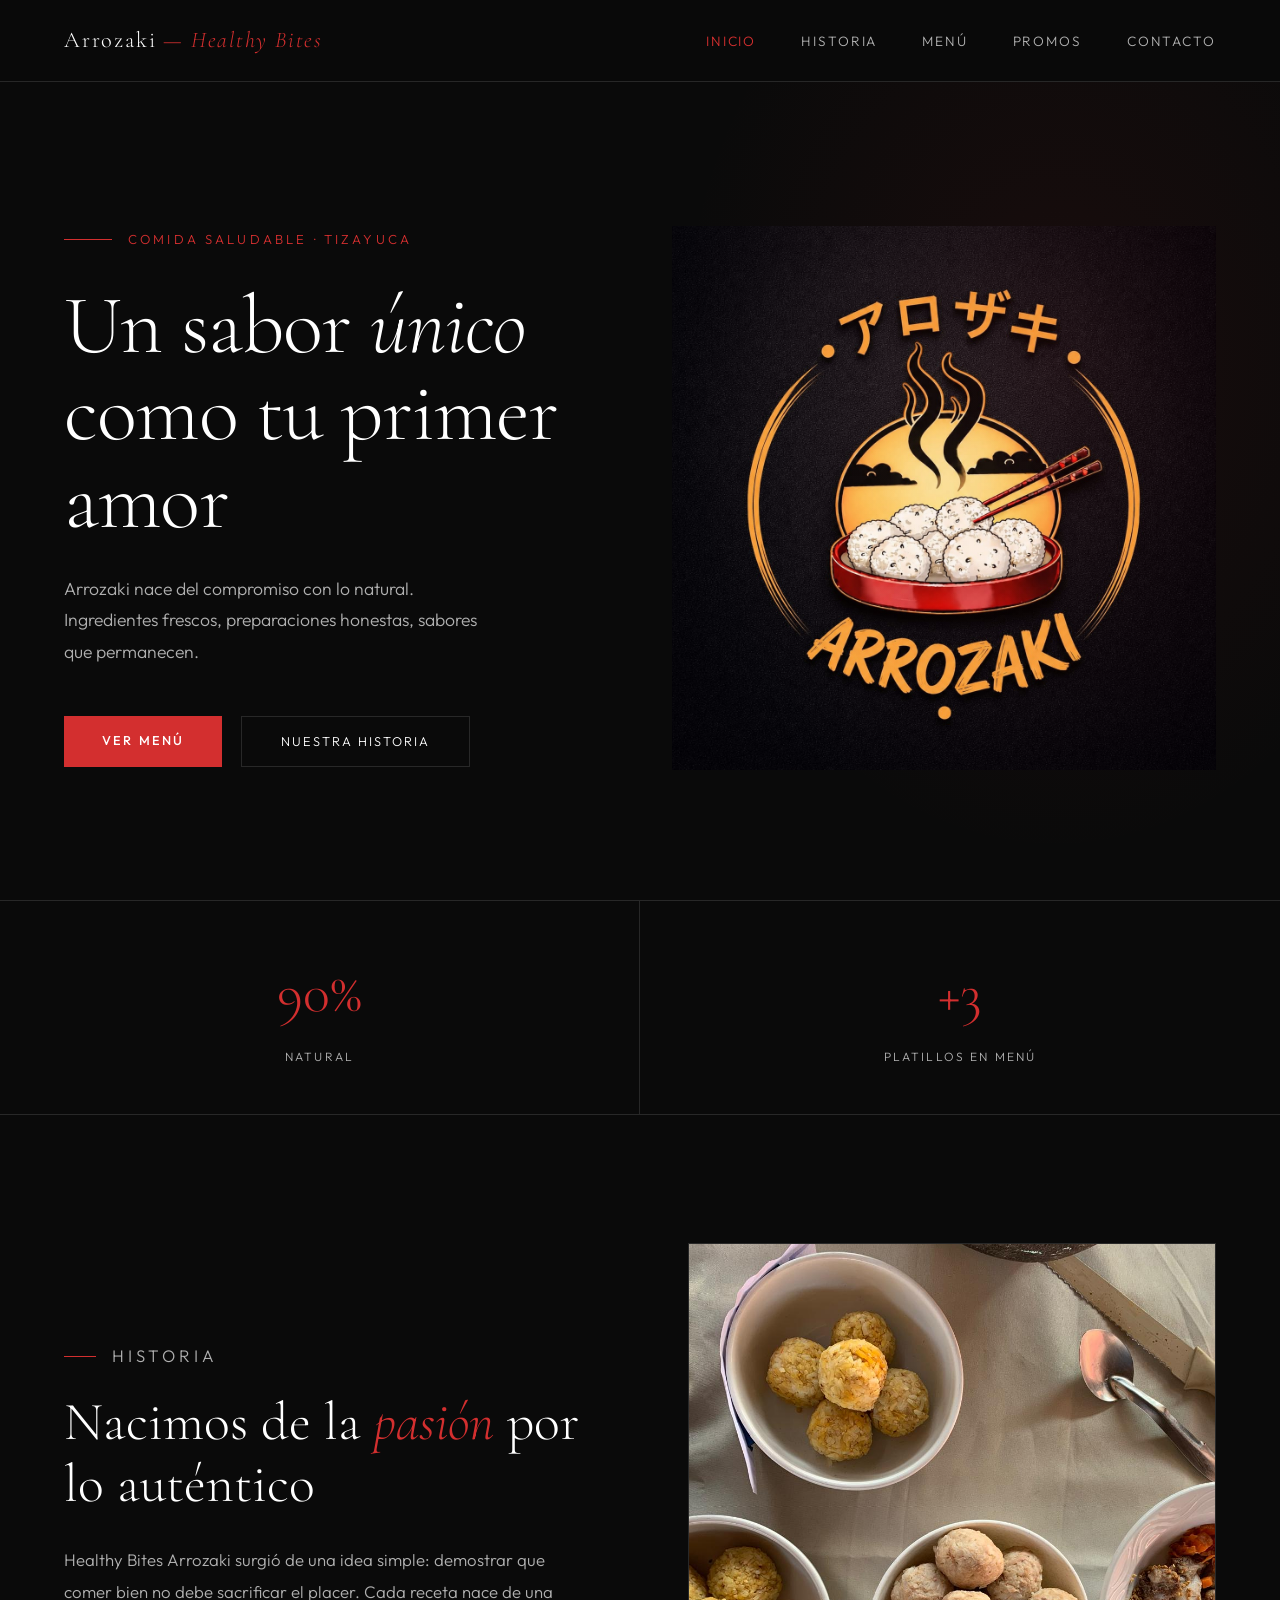
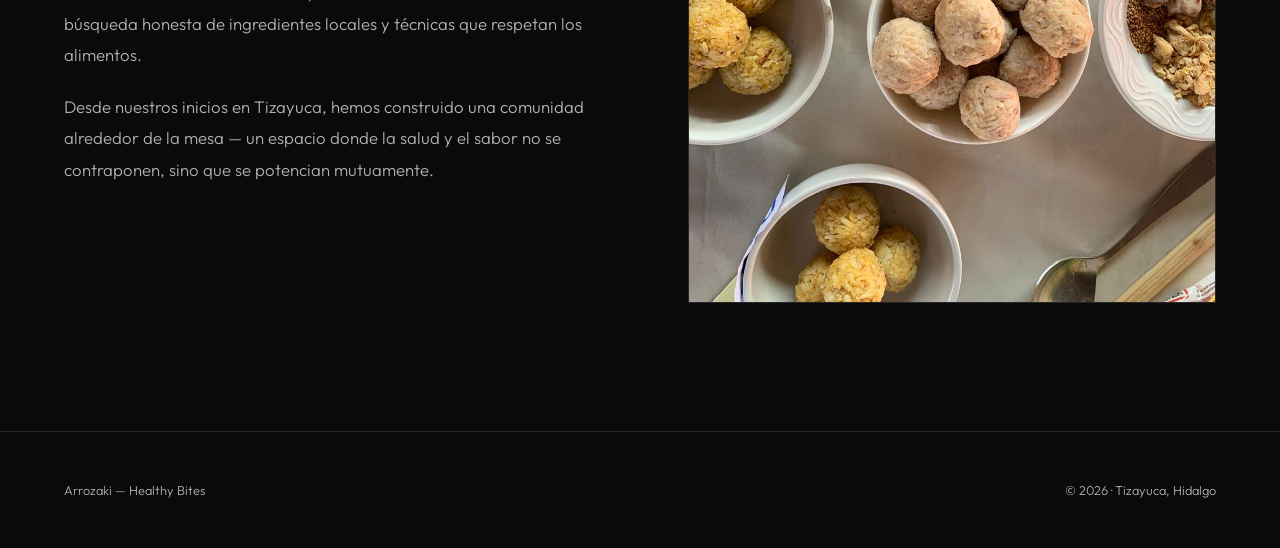
<file: index.html>
<!DOCTYPE html>
<html lang="es">
<head>
  <meta charset="UTF-8">
  <meta name="viewport" content="width=device-width, initial-scale=1.0">
  <link rel="icon" type="image/png" href="img/icon.png">
  <title>HEALTHY BITES — Arrozaki</title>
  <link rel="preconnect" href="https://fonts.googleapis.com">
  <link href="https://fonts.googleapis.com/css2?family=Cormorant+Garamond:ital,wght@0,300;0,400;1,300&family=Outfit:wght@300;400;500&display=swap" rel="stylesheet">
  <link rel="stylesheet" href="style.css">
</head>
<body>

<nav>
  <div class="logo">Arrozaki <span>— Healthy Bites</span></div>
  <button class="nav-toggle" aria-label="Menú" onclick="this.classList.toggle('open'); document.querySelector('nav ul').classList.toggle('open')">
    <span></span><span></span><span></span>
  </button>
  <ul>
    <li><a href="index.html" class="active">Inicio</a></li>
    <li><a href="historia.html">Historia</a></li>
    <li><a href="menu.html">Menú</a></li>
    <li><a href="promos.html">Promos</a></li>
    <li><a href="contacto.html">Contacto</a></li>
  </ul>
</nav>

<section class="hero">
  <div class="hero-content">
    <p class="hero-tag">Comida saludable · Tizayuca</p>
    <h1>Un sabor <em>único</em> como tu primer amor</h1>
    <p class="hero-sub">Arrozaki nace del compromiso con lo natural. Ingredientes frescos, preparaciones honestas, sabores que permanecen.</p>
    <div class="hero-cta">
      <a href="menu.html" class="btn-primary">Ver menú</a>
      <a href="historia.html" class="btn-ghost">Nuestra historia</a>
    </div>
  </div>
  <div class="hero-img">
    <img src="img/hero-arrozaki.jpg" alt="Arrozaki Healthy Bites">
  </div>
</section>

<div class="stats">
  <div class="stat">
    <div class="stat-num">90%</div>
    <div class="stat-label">Natural</div>
  </div>
  <div class="stat">
    <div class="stat-num">+3</div>
    <div class="stat-label">Platillos en menú</div>
  </div>
</div>

<section class="historia-section">
  <div class="historia">
    <div>
      <p class="section-tag">Historia</p>
      <h2>Nacimos de la <em>pasión</em> por lo auténtico</h2>
      <p>Healthy Bites Arrozaki surgió de una idea simple: demostrar que comer bien no debe sacrificar el placer. Cada receta nace de una búsqueda honesta de ingredientes locales y técnicas que respetan los alimentos.</p>
      <p>Desde nuestros inicios en Tizayuca, hemos construido una comunidad alrededor de la mesa — un espacio donde la salud y el sabor no se contraponen, sino que se potencian mutuamente.</p>
    </div>
    <div class="historia-img">
      <img src="img/historia.jpg" alt="Historia Arrozaki">
    </div>
  </div>
</section>

<footer>
  <div class="footer-logo">Arrozaki — Healthy Bites</div>
  <div class="footer-copy">© 2026 · Tizayuca, Hidalgo</div>
</footer>

</body>
</html>
</file>
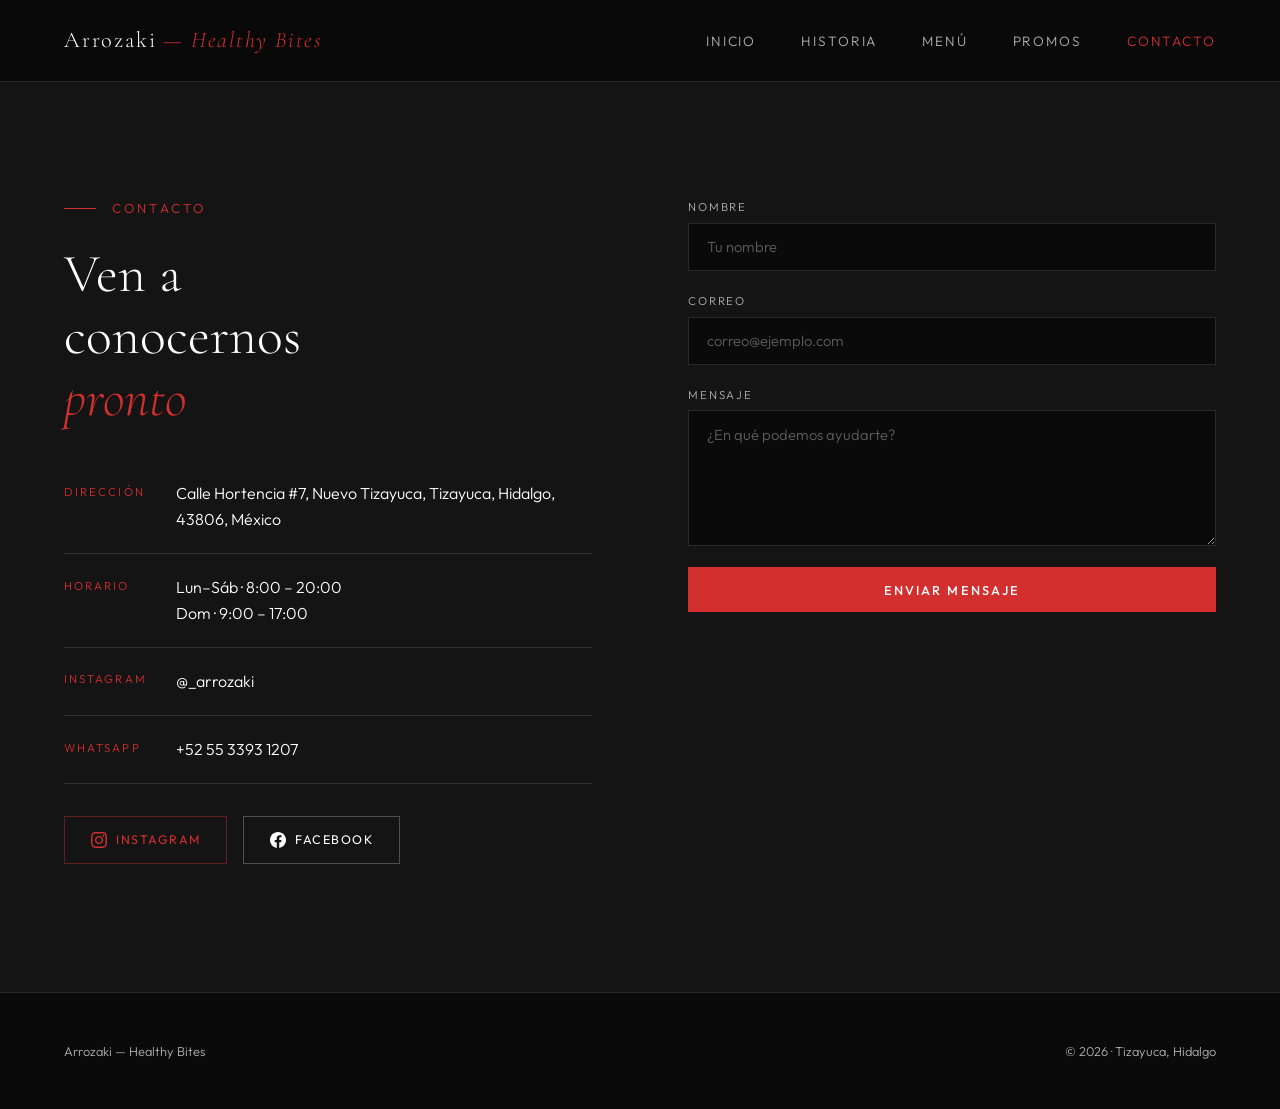
<file: contacto.html>
<!DOCTYPE html>
<html lang="es">
<head>
  <meta charset="UTF-8">
  <meta name="viewport" content="width=device-width, initial-scale=1.0">
  <title>Contacto — Arrozaki</title>
  <link rel="preconnect" href="https://fonts.googleapis.com">
  <link href="https://fonts.googleapis.com/css2?family=Cormorant+Garamond:ital,wght@0,300;0,400;1,300&family=Outfit:wght@300;400;500&display=swap" rel="stylesheet">
  <link rel="stylesheet" href="style.css">
</head>
<body>

<nav>
  <div class="logo">Arrozaki <span>— Healthy Bites</span></div>
  <button class="nav-toggle" aria-label="Menú" onclick="this.classList.toggle('open'); document.querySelector('nav ul').classList.toggle('open')">
    <span></span><span></span><span></span>
  </button>
  <ul>
    <li><a href="index.html">Inicio</a></li>
    <li><a href="historia.html">Historia</a></li>
    <li><a href="menu.html">Menú</a></li>
    <li><a href="promos.html">Promos</a></li>
    <li><a href="contacto.html" class="active">Contacto</a></li>
  </ul>
</nav>

<section class="contacto-section">
  <div class="contacto-inner">
    <div>
      <p class="section-tag">Contacto</p>
      <h2>Ven a<br>conocernos<br><em>pronto</em></h2>
      <div class="contacto-info">
        <div class="info-row">
          <span class="info-label">Dirección</span>
          <span class="info-value">Calle Hortencia #7, Nuevo Tizayuca, Tizayuca, Hidalgo, 43806, México</span>
        </div>
        <div class="info-row">
          <span class="info-label">Horario</span>
          <span class="info-value">Lun–Sáb · 8:00 – 20:00<br>Dom · 9:00 – 17:00</span>
        </div>
        <div class="info-row">
          <span class="info-label">Instagram</span>
          <span class="info-value">@_arrozaki</span>
        </div>
        <div class="info-row">
          <span class="info-label">WhatsApp</span>
          <span class="info-value">+52 55 3393 1207</span>
        </div>
      </div>
      <div class="social-btns">
        <a href="https://www.instagram.com/_arrozaki?igsh=N3p6OHFsbWVlYWxm" target="_blank" rel="noopener" class="btn-social btn-instagram">
          <svg xmlns="http://www.w3.org/2000/svg" width="16" height="16" viewBox="0 0 24 24" fill="currentColor"><path d="M12 2.163c3.204 0 3.584.012 4.85.07 3.252.148 4.771 1.691 4.919 4.919.058 1.265.069 1.645.069 4.849 0 3.205-.012 3.584-.069 4.849-.149 3.225-1.664 4.771-4.919 4.919-1.266.058-1.644.07-4.85.07-3.204 0-3.584-.012-4.849-.07-3.26-.149-4.771-1.699-4.919-4.92-.058-1.265-.07-1.644-.07-4.849 0-3.204.013-3.583.07-4.849.149-3.227 1.664-4.771 4.919-4.919 1.266-.057 1.645-.069 4.849-.069zm0-2.163c-3.259 0-3.667.014-4.947.072-4.358.2-6.78 2.618-6.98 6.98-.059 1.281-.073 1.689-.073 4.948 0 3.259.014 3.668.072 4.948.2 4.358 2.618 6.78 6.98 6.98 1.281.058 1.689.072 4.948.072 3.259 0 3.668-.014 4.948-.072 4.354-.2 6.782-2.618 6.979-6.98.059-1.28.073-1.689.073-4.948 0-3.259-.014-3.667-.072-4.947-.196-4.354-2.617-6.78-6.979-6.98-1.281-.059-1.69-.073-4.949-.073zm0 5.838c-3.403 0-6.162 2.759-6.162 6.162s2.759 6.163 6.162 6.163 6.162-2.759 6.162-6.163c0-3.403-2.759-6.162-6.162-6.162zm0 10.162c-2.209 0-4-1.79-4-4 0-2.209 1.791-4 4-4s4 1.791 4 4c0 2.21-1.791 4-4 4zm6.406-11.845c-.796 0-1.441.645-1.441 1.44s.645 1.44 1.441 1.44c.795 0 1.439-.645 1.439-1.44s-.644-1.44-1.439-1.44z"/></svg>
          Instagram
        </a>
        <a href="https://www.facebook.com/profile.php?id=61572033278734" target="_blank" rel="noopener" class="btn-social btn-facebook">
          <svg xmlns="http://www.w3.org/2000/svg" width="16" height="16" viewBox="0 0 24 24" fill="currentColor"><path d="M24 12.073c0-6.627-5.373-12-12-12s-12 5.373-12 12c0 5.99 4.388 10.954 10.125 11.854v-8.385H7.078v-3.47h3.047V9.43c0-3.007 1.792-4.669 4.533-4.669 1.312 0 2.686.235 2.686.235v2.953H15.83c-1.491 0-1.956.925-1.956 1.874v2.25h3.328l-.532 3.47h-2.796v8.385C19.612 23.027 24 18.062 24 12.073z"/></svg>
          Facebook
        </a>
      </div>
    </div>
    <div>
      <form class="contact-form" onsubmit="return false">
        <div class="form-group">
          <label class="form-label">Nombre</label>
          <input class="form-input" type="text" placeholder="Tu nombre">
        </div>
        <div class="form-group">
          <label class="form-label">Correo</label>
          <input class="form-input" type="email" placeholder="correo@ejemplo.com">
        </div>
        <div class="form-group">
          <label class="form-label">Mensaje</label>
          <textarea class="form-input" placeholder="¿En qué podemos ayudarte?"></textarea>
        </div>
        <button type="submit" class="btn-primary">Enviar mensaje</button>
      </form>
    </div>
  </div>
</section>

<footer>
  <div class="footer-logo">Arrozaki — Healthy Bites</div>
  <div class="footer-copy">© 2026 · Tizayuca, Hidalgo</div>
</footer>

</body>
</html>
</file>
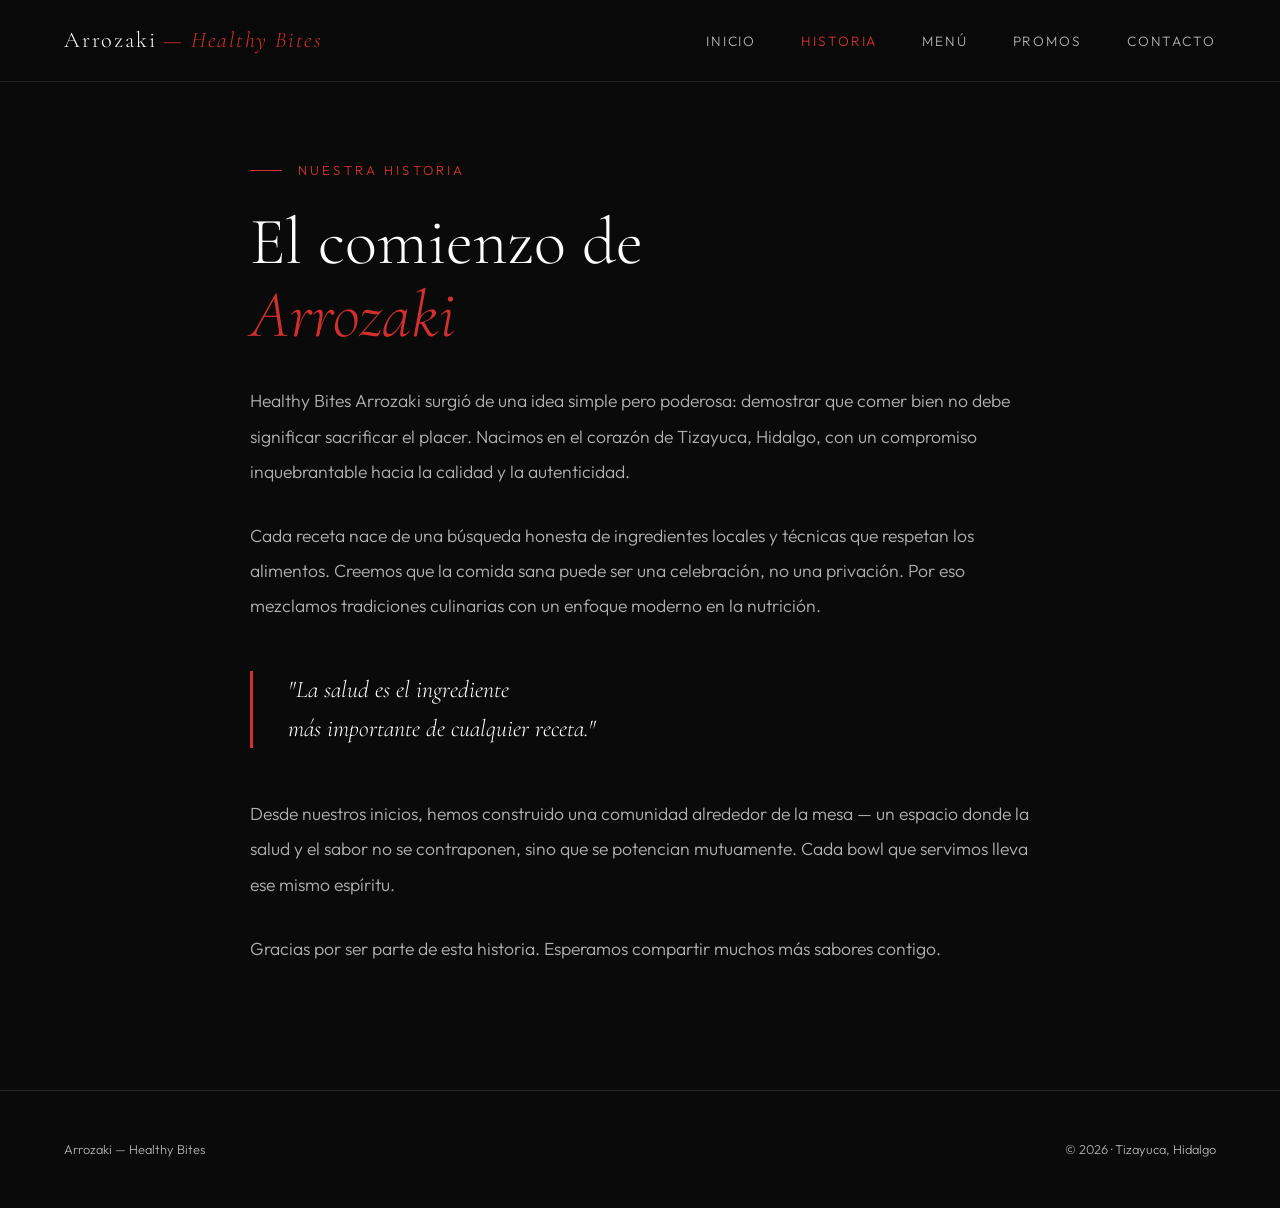
<file: historia.html>
<!DOCTYPE html>
<html lang="es">
<head>
  <meta charset="UTF-8">
  <meta name="viewport" content="width=device-width, initial-scale=1.0">
  <title>Nuestra Historia — Arrozaki</title>
  <link rel="preconnect" href="https://fonts.googleapis.com">
  <link href="https://fonts.googleapis.com/css2?family=Cormorant+Garamond:ital,wght@0,300;0,400;1,300&family=Outfit:wght@300;400;500&display=swap" rel="stylesheet">
  <link rel="stylesheet" href="style.css">
</head>
<body>

<nav>
  <div class="logo">Arrozaki <span>— Healthy Bites</span></div>
  <button class="nav-toggle" aria-label="Menú" onclick="this.classList.toggle('open'); document.querySelector('nav ul').classList.toggle('open')">
    <span></span><span></span><span></span>
  </button>
  <ul>
    <li><a href="index.html">Inicio</a></li>
    <li><a href="historia.html" class="active">Historia</a></li>
    <li><a href="menu.html">Menú</a></li>
    <li><a href="promos.html">Promos</a></li>
    <li><a href="contacto.html">Contacto</a></li>
  </ul>
</nav>

<section class="historia-full">
  <div class="historia-content">
    <p class="section-tag">Nuestra Historia</p>
    <h1>El comienzo de<br><em>Arrozaki</em></h1>

    <p class="historia-text">
      Healthy Bites Arrozaki surgió de una idea simple pero poderosa: demostrar que comer bien no debe significar sacrificar el placer. Nacimos en el corazón de Tizayuca, Hidalgo, con un compromiso inquebrantable hacia la calidad y la autenticidad.
    </p>

    <p class="historia-text">
      Cada receta nace de una búsqueda honesta de ingredientes locales y técnicas que respetan los alimentos. Creemos que la comida sana puede ser una celebración, no una privación. Por eso mezclamos tradiciones culinarias con un enfoque moderno en la nutrición.
    </p>

    <div class="quote-block">
      "La salud es el ingrediente<br>más importante de cualquier receta."
    </div>

    <p class="historia-text">
      Desde nuestros inicios, hemos construido una comunidad alrededor de la mesa — un espacio donde la salud y el sabor no se contraponen, sino que se potencian mutuamente. Cada bowl que servimos lleva ese mismo espíritu.
    </p>

    <p class="historia-text">
      Gracias por ser parte de esta historia. Esperamos compartir muchos más sabores contigo.
    </p>
  </div>
</section>

<footer>
  <div class="footer-logo">Arrozaki — Healthy Bites</div>
  <div class="footer-copy">© 2026 · Tizayuca, Hidalgo</div>
</footer>

</body>
</html>
</file>
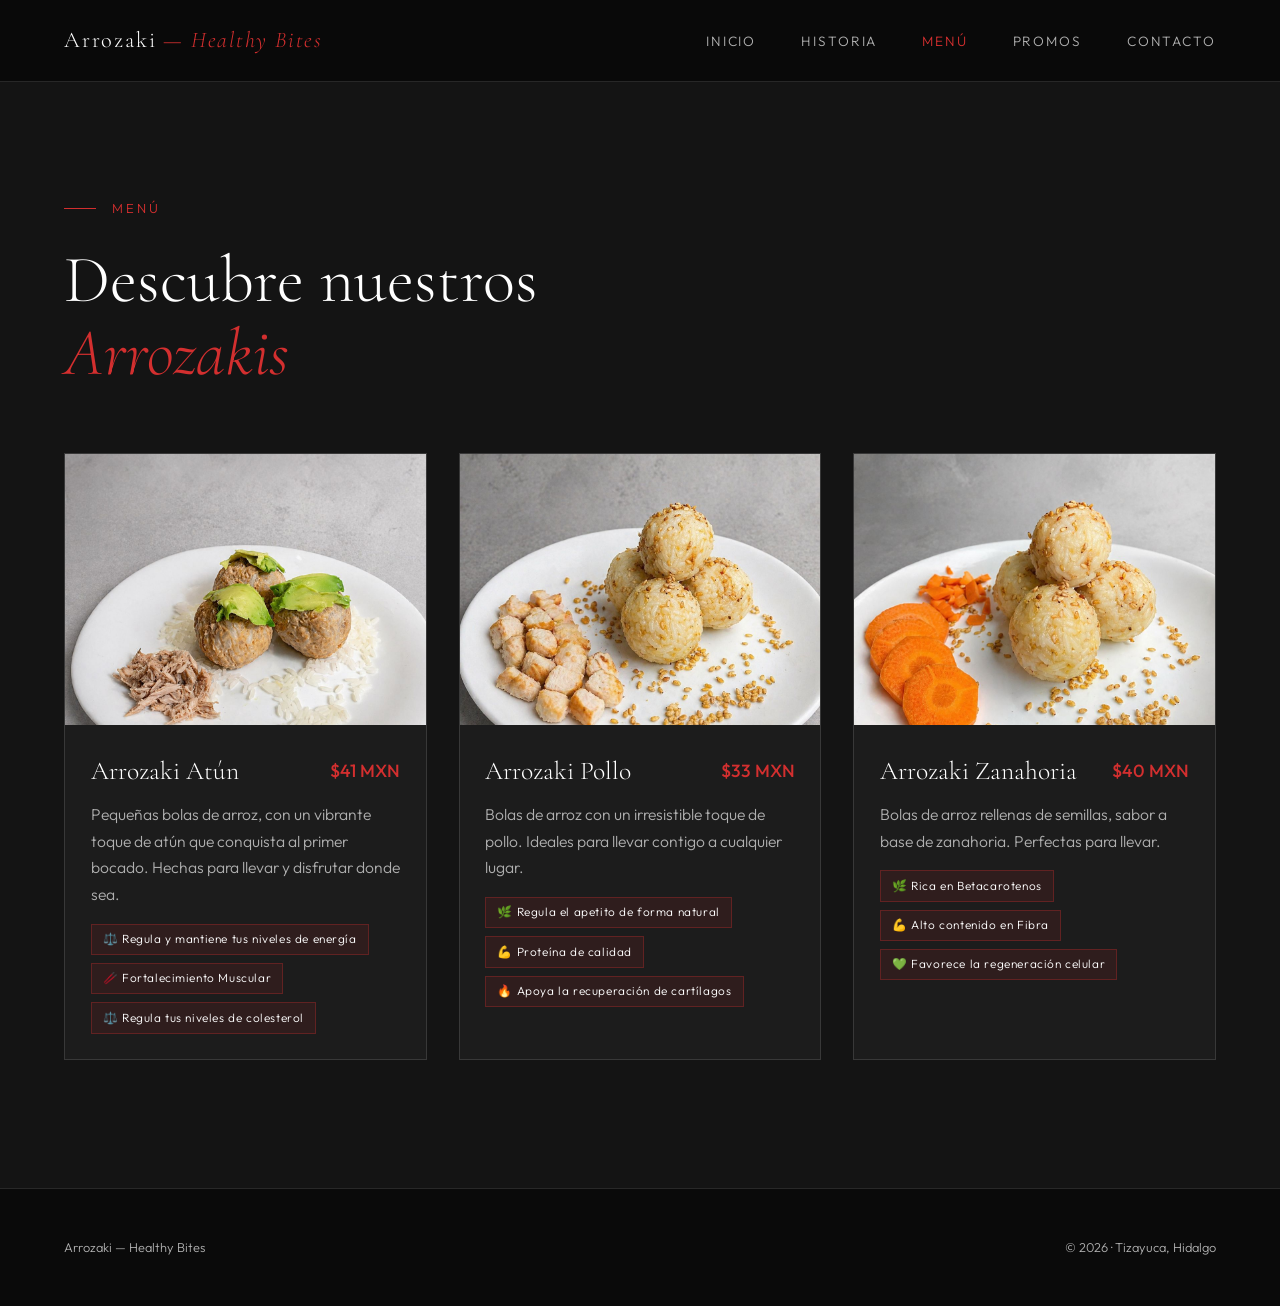
<file: menu.html>
<!DOCTYPE html>
<html lang="es">
<head>
  <meta charset="UTF-8">
  <meta name="viewport" content="width=device-width, initial-scale=1.0">
  <title>Menú — Arrozaki</title>
  <link rel="preconnect" href="https://fonts.googleapis.com">
  <link href="https://fonts.googleapis.com/css2?family=Cormorant+Garamond:ital,wght@0,300;0,400;1,300&family=Outfit:wght@300;400;500&display=swap" rel="stylesheet">
  <link rel="stylesheet" href="style.css">
</head>
<body>

<nav>
  <div class="logo">Arrozaki <span>— Healthy Bites</span></div>
  <button class="nav-toggle" aria-label="Menú" onclick="this.classList.toggle('open'); document.querySelector('nav ul').classList.toggle('open')">
    <span></span><span></span><span></span>
  </button>
  <ul>
    <li><a href="index.html">Inicio</a></li>
    <li><a href="historia.html">Historia</a></li>
    <li><a href="menu.html" class="active">Menú</a></li>
    <li><a href="promos.html">Promos</a></li>
    <li><a href="contacto.html">Contacto</a></li>
  </ul>
</nav>

<section class="menu-section">
  <div class="menu-header">
    <p class="section-tag">Menú</p>
    <h2>Descubre nuestros<br><em>Arrozakis</em></h2>
  </div>

  <div class="menu-grid">

    <!-- ARROZAKI ATÚN -->
    <div class="arrozaki-card">
      <div class="arrozaki-img">
        <img src="img/arrozaki-atun.jpg" alt="Arrozaki Atún">
      </div>
      <div class="arrozaki-content">
        <div class="arrozaki-name">
          Arrozaki Atún
          <span class="arrozaki-price">$41 MXN</span>
        </div>
        <p class="arrozaki-desc">
          Pequeñas bolas de arroz, con un vibrante toque de atún que conquista al primer bocado. Hechas para llevar y disfrutar donde sea.
        </p>
        <div class="arrozaki-badges">
          <span class="arrozaki-tag">⚖️ Regula y mantiene tus niveles de energía</span>
          <span class="arrozaki-tag">🥢 Fortalecimiento Muscular</span>
          <span class="arrozaki-tag">⚖️ Regula tus niveles de colesterol</span>
        </div>
      </div>
    </div>

    <!-- ARROZAKI POLLO -->
    <div class="arrozaki-card">
      <div class="arrozaki-img">
        <img src="img/arrozaki-pollo.jpg" alt="Arrozaki Pollo">
      </div>
      <div class="arrozaki-content">
        <div class="arrozaki-name">
          Arrozaki Pollo
          <span class="arrozaki-price">$33 MXN</span>
        </div>
        <p class="arrozaki-desc">
          Bolas de arroz con un irresistible toque de pollo. Ideales para llevar contigo a cualquier lugar.
        </p>
        <div class="arrozaki-badges">
          <span class="arrozaki-tag">🌿 Regula el apetito de forma natural</span>
          <span class="arrozaki-tag">💪 Proteína de calidad</span>
          <span class="arrozaki-tag">🔥 Apoya la recuperación de cartílagos</span>
        </div>
      </div>
    </div>

    <!-- ARROZAKI ZANAHORIA -->
    <div class="arrozaki-card">
      <div class="arrozaki-img">
        <img src="img/arrozaki-zanahoria.jpg" alt="Arrozaki Zanahoria">
      </div>
      <div class="arrozaki-content">
        <div class="arrozaki-name">
          Arrozaki Zanahoria
          <span class="arrozaki-price">$40 MXN</span>
        </div>
        <p class="arrozaki-desc">
          Bolas de arroz rellenas de semillas, sabor a base de zanahoria. Perfectas para llevar.
        </p>
        <div class="arrozaki-badges">
          <span class="arrozaki-tag">🌿 Rica en Betacarotenos</span>
          <span class="arrozaki-tag">💪 Alto contenido en Fibra</span>
          <span class="arrozaki-tag">💚 Favorece la regeneración celular</span>
        </div>
      </div>
    </div>

  </div>
</section>

<footer>
  <div class="footer-logo">Arrozaki — Healthy Bites</div>
  <div class="footer-copy">© 2026 · Tizayuca, Hidalgo</div>
</footer>

</body>
</html>
</file>
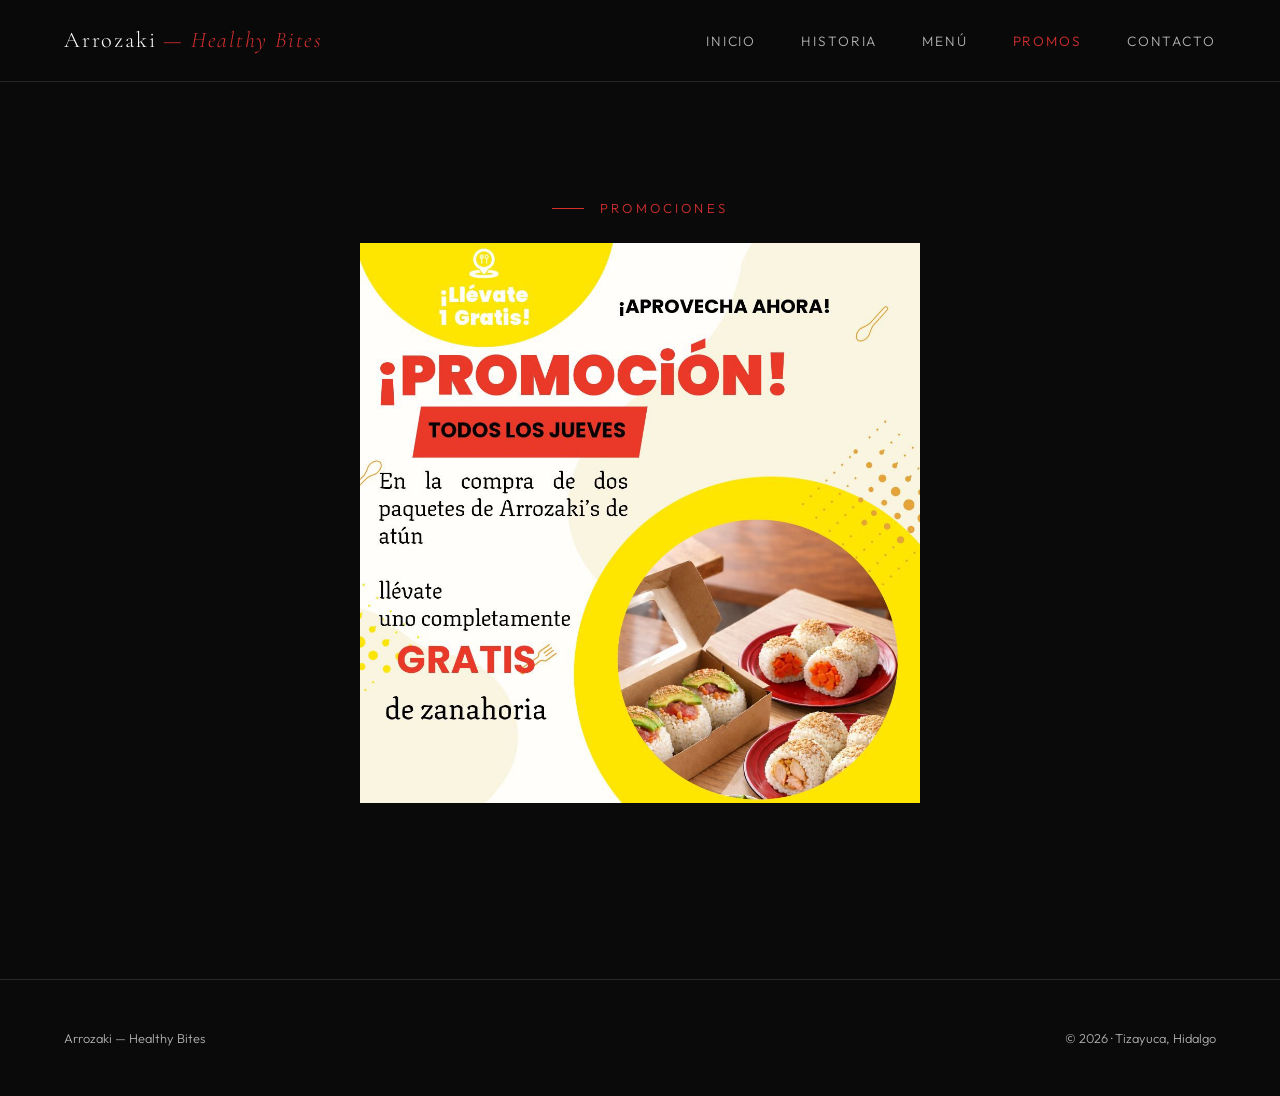
<file: promos.html>
<!DOCTYPE html>
<html lang="es">
<head>
  <meta charset="UTF-8">
  <meta name="viewport" content="width=device-width, initial-scale=1.0">
  <title>Promociones — Arrozaki</title>
  <link rel="preconnect" href="https://fonts.googleapis.com">
  <link href="https://fonts.googleapis.com/css2?family=Cormorant+Garamond:ital,wght@0,300;0,400;1,300&family=Outfit:wght@300;400;500&display=swap" rel="stylesheet">
  <link rel="stylesheet" href="style.css">
</head>
<body>

<nav>
  <div class="logo">Arrozaki <span>— Healthy Bites</span></div>
  <button class="nav-toggle" aria-label="Menú" onclick="this.classList.toggle('open'); document.querySelector('nav ul').classList.toggle('open')">
    <span></span><span></span><span></span>
  </button>
  <ul>
    <li><a href="index.html">Inicio</a></li>
    <li><a href="historia.html">Historia</a></li>
    <li><a href="menu.html">Menú</a></li>
    <li><a href="promos.html" class="active">Promos</a></li>
    <li><a href="contacto.html">Contacto</a></li>
  </ul>
</nav>

<section class="promos-section">
  <div class="promo-hero">
    <p class="section-tag" style="justify-content: center;">Promociones</p>

    <div class="promo-img">
      <div class="promo-img-placeholder">
        <img src="img/promo.jpg" alt="Promoción de Jueves">
      </div>
    </div>


  </div>
</section>

<footer>
  <div class="footer-logo">Arrozaki — Healthy Bites</div>
  <div class="footer-copy">© 2026 · Tizayuca, Hidalgo</div>
</footer>

</body>
</html>
</file>
<file: style.css>
/* ===========================
   RESET & ROOT
   =========================== */
*, *::before, *::after { margin: 0; padding: 0; box-sizing: border-box; }

:root {
  --bg: #0a0a0a;
  --bg2: #141414;
  --bg3: #1c1c1c;
  --accent: #D32F2F;
  --accent2: #FF5252;
  --text: #ffffff;
  --muted: #b0b0b0;
  --border: rgba(255, 255, 255, 0.12);
}

body {
  background: var(--bg);
  color: var(--text);
  font-family: 'Outfit', sans-serif;
  font-weight: 300;
  overflow-x: hidden;
  font-size: 18px;
  line-height: 1.6;
}

a { text-decoration: none; color: inherit; }
ul { list-style: none; }
img { display: block; width: 100%; height: 100%; object-fit: cover; }

/* ===========================
   NAV
   =========================== */
nav {
  position: fixed; top: 0; left: 0; right: 0; z-index: 100;
  display: flex; align-items: center; justify-content: space-between;
  padding: 1.4rem 4rem;
  background: rgba(10,10,10,0.95);
  backdrop-filter: blur(16px);
  border-bottom: 0.5px solid var(--border);
}

.logo {
  font-family: 'Cormorant Garamond', serif;
  font-size: 1.4rem;
  font-weight: 300;
  letter-spacing: 0.08em;
  color: var(--text);
  white-space: nowrap;
}
.logo span { color: var(--accent); font-style: italic; }

nav ul { display: flex; gap: 2.8rem; }
nav ul a {
  font-size: 0.85rem;
  letter-spacing: 0.14em;
  text-transform: uppercase;
  color: var(--muted);
  transition: color 0.3s;
}
nav ul a:hover, nav ul a.active { color: var(--accent); }

.nav-toggle {
  display: none;
  flex-direction: column;
  gap: 5px;
  cursor: pointer;
  padding: 4px;
  background: none;
  border: none;
}
.nav-toggle span {
  display: block;
  width: 24px;
  height: 1.5px;
  background: var(--text);
  transition: all 0.3s;
}
.nav-toggle.open span:nth-child(1) { transform: translateY(6px) rotate(45deg); }
.nav-toggle.open span:nth-child(2) { opacity: 0; }
.nav-toggle.open span:nth-child(3) { transform: translateY(-6px) rotate(-45deg); }

/* ===========================
   COMMON COMPONENTS
   =========================== */
.section-tag {
  font-size: 0.82rem;
  letter-spacing: 0.24em;
  text-transform: uppercase;
  color: var(--accent);
  margin-bottom: 1.5rem;
  display: flex;
  align-items: center;
  gap: 1rem;
}
.section-tag::before {
  content: '';
  display: block;
  width: 2rem;
  height: 0.5px;
  background: var(--accent);
  flex-shrink: 0;
}

.btn-primary, .btn-ghost {
  display: inline-block;
  padding: 0.9rem 2.4rem;
  font-family: 'Outfit', sans-serif;
  font-size: 0.8rem;
  letter-spacing: 0.16em;
  text-transform: uppercase;
  cursor: pointer;
  transition: all 0.3s;
}
.btn-primary {
  background: var(--accent);
  color: #ffffff;
  border: none;
  font-weight: 500;
}
.btn-primary:hover { background: var(--accent2); transform: translateY(-2px); box-shadow: 0 5px 15px rgba(211, 47, 47, 0.3); }
.btn-ghost {
  background: transparent;
  color: var(--text);
  border: 0.5px solid var(--border);
}
.btn-ghost:hover { border-color: var(--accent); color: var(--accent); }

footer {
  padding: 3rem 4rem;
  display: flex;
  justify-content: space-between;
  align-items: center;
  border-top: 0.5px solid var(--border);
  font-size: 0.8rem;
  color: var(--muted);
}

/* ===========================
   INDEX — HERO
   =========================== */
.hero {
  min-height: 100vh;
  display: grid;
  grid-template-columns: 1fr 1fr;
  gap: 4rem;
  align-items: center;
  padding: 10rem 4rem 4rem;
  position: relative;
  overflow: hidden;
}

.hero::before {
  content: '';
  position: absolute;
  top: 0; right: 0;
  width: 50%; height: 100%;
  background: radial-gradient(ellipse at 65% 40%, rgba(211, 47, 47, 0.08) 0%, transparent 65%);
  pointer-events: none;
}

.hero-content {
  display: flex;
  flex-direction: column;
  justify-content: center;
}

.hero-tag {
  font-size: 0.82rem;
  letter-spacing: 0.24em;
  text-transform: uppercase;
  color: var(--accent);
  margin-bottom: 2rem;
  display: flex;
  align-items: center;
  gap: 1rem;
}
.hero-tag::before {
  content: '';
  display: block;
  width: 3rem;
  height: 0.5px;
  background: var(--accent);
}

.hero h1 {
  font-family: 'Cormorant Garamond', serif;
  font-size: clamp(3.2rem, 6.5vw, 6.5rem);
  font-weight: 300;
  line-height: 1.05;
  letter-spacing: -0.01em;
  margin-bottom: 1.8rem;
}
.hero h1 em { font-style: italic; color: var(--text); }

.hero-sub {
  font-size: 1.1rem;
  color: var(--muted);
  max-width: 36ch;
  line-height: 1.8;
  margin-bottom: 3rem;
}

.hero-cta {
  display: flex;
  gap: 1.2rem;
  flex-wrap: wrap;
}

.hero-img {
  width: 100%;
  display: flex;
  align-items: center;
  justify-content: center;
}

.hero-img img {
  width: 100%;
  height: auto;
  object-fit: contain;
  display: block;
}

/* ===========================
   INDEX — STATS
   =========================== */
.stats {
  display: grid;
  grid-template-columns: repeat(2, 1fr);
  border-top: 0.5px solid var(--border);
  border-bottom: 0.5px solid var(--border);
}
.stat {
  padding: 3rem;
  border-right: 0.5px solid var(--border);
  text-align: center;

  display: flex;
  flex-direction: column;
  justify-content: center;
  align-items: center;
}
.stat:last-child { border-right: none; }
.stat-num {
  font-family: 'Cormorant Garamond', serif;
  font-size: 3.5rem;
  font-weight: 300;
  color: var(--accent);
  margin-bottom: 0.5rem;
}
.stat-label {
  font-size: 0.75rem;
  letter-spacing: 0.18em;
  text-transform: uppercase;
  color: var(--muted);
}

/* ===========================
   HISTORIA PREVIEW
   =========================== */
.historia-section { padding: 8rem 4rem; }

.historia {
  display: grid;
  grid-template-columns: 1fr 1fr;
  gap: 6rem;
  align-items: center;
}
.historia h2 {
  font-family: 'Cormorant Garamond', serif;
  font-size: clamp(2.4rem, 4.2vw, 3.4rem);
  font-weight: 300;
  line-height: 1.15;
  margin-bottom: 1.8rem;
}
.historia h2 em { font-style: italic; color: var(--accent); }
.historia p {
  font-size: 1.05rem;
  color: var(--muted);
  line-height: 1.9;
  margin-bottom: 1.2rem;
}
.historia-img {
  width: 100%;
  aspect-ratio: 4/5;
  overflow: hidden;
  border: 0.5px solid var(--border);
}
.historia-img img {
  width: 100%;
  height: 100%;
  object-fit: cover;
}
.historia-img-placeholder {
  width: 100%;
  height: 100%;
  display: flex;
  align-items: center;
  justify-content: center;
  background: var(--bg3);
  font-family: 'Cormorant Garamond', serif;
  font-style: italic;
  color: var(--muted);
  text-align: center;
  padding: 2rem;
  line-height: 1.6;
}

/* ===========================
   MENÚ
   =========================== */
.menu-section {
  padding: 8rem 4rem;
  margin-top: 70px;
  background: var(--bg2);
  min-height: 100vh;
}

.menu-header { margin-bottom: 4rem; }
.menu-header h2 {
  font-family: 'Cormorant Garamond', serif;
  font-size: clamp(2.8rem, 5.2vw, 4.2rem);
  font-weight: 300;
  line-height: 1.1;
}
.menu-header h2 em { font-style: italic; color: var(--accent); }

.menu-grid {
  display: grid;
  grid-template-columns: repeat(auto-fit, minmax(320px, 1fr));
  gap: 2rem;
}

.arrozaki-card {
  background: var(--bg3);
  border: 0.5px solid var(--border);
  transition: transform 0.3s, border-color 0.3s;
  overflow: hidden;
}
.arrozaki-card:hover {
  transform: translateY(-5px);
  border-color: var(--accent);
}

.arrozaki-img {
  width: 100%;
  aspect-ratio: 4/3;
  overflow: hidden;
}
.arrozaki-img img {
  width: 100%;
  height: 100%;
  object-fit: cover;
  transition: transform 0.5s;
}
.arrozaki-card:hover .arrozaki-img img { transform: scale(1.04); }

.arrozaki-content { padding: 1.6rem; }

.arrozaki-name {
  font-family: 'Cormorant Garamond', serif;
  font-size: 1.6rem;
  font-weight: 300;
  margin-bottom: 0.6rem;
  display: flex;
  justify-content: space-between;
  align-items: center;
}
.arrozaki-price {
  font-size: 1.1rem;
  color: var(--accent);
  font-weight: 500;
  font-family: 'Outfit', sans-serif;
}
.arrozaki-desc {
  font-size: 0.98rem;
  color: var(--muted);
  line-height: 1.7;
  margin-bottom: 1rem;
}
.arrozaki-badges { display: flex; flex-wrap: wrap; gap: 0.5rem; }
.arrozaki-tag {
  display: inline-flex;
  align-items: center;
  gap: 0.3rem;
  font-size: 0.74rem;
  letter-spacing: 0.05em;
  color: var(--text);
  background: rgba(211, 47, 47, 0.1);
  border: 0.5px solid rgba(211, 47, 47, 0.3);
  padding: 0.4rem 0.7rem;
  line-height: 1.4;
}

/* ===========================
   PROMOS
   =========================== */
.promos-section {
  padding: 8rem 4rem;
  margin-top: 70px;
  min-height: 100vh;
  display: flex;
  flex-direction: column;
  justify-content: center;
}

.promo-hero {
  max-width: 800px;
  margin: 0 auto;
  text-align: center;
}

.promo-img {
  width: 100%;
  max-width: 560px;
  margin: 0 auto 3rem;
}
.promo-img img {
  width: 100%;
  height: auto;
  object-fit: contain;
}
.promo-img-placeholder {
  width: 100%;
  height: 100%;
  display: flex;
  align-items: center;
  justify-content: center;
  background: var(--bg3);
  font-family: 'Cormorant Garamond', serif;
  font-size: 1.3rem;
  font-style: italic;
  color: var(--muted);
}

.promo-label {
  font-size: 0.78rem;
  letter-spacing: 0.22em;
  text-transform: uppercase;
  color: var(--accent);
  margin-bottom: 1rem;
}
.promo-title {
  font-family: 'Cormorant Garamond', serif;
  font-size: clamp(3.2rem, 6.2vw, 5.2rem);
  font-weight: 300;
  line-height: 1.1;
  margin-bottom: 1.5rem;
}
.promo-title em { font-style: italic; color: var(--accent); }
.promo-desc {
  font-size: 1.15rem;
  color: var(--muted);
  line-height: 1.85;
  max-width: 480px;
  margin: 0 auto;
}
.promo-badge {
  display: inline-block;
  background: var(--accent);
  color: #ffffff;
  font-size: 0.72rem;
  font-weight: 600;
  letter-spacing: 0.14em;
  text-transform: uppercase;
  padding: 0.7rem 2rem;
  margin-top: 2rem;
}

/* ===========================
   CONTACTO
   =========================== */
.contacto-section {
  background: var(--bg2);
  padding: 8rem 4rem;
  margin-top: 70px;
  min-height: 100vh;
}

.contacto-inner {
  display: grid;
  grid-template-columns: 1fr 1fr;
  gap: 6rem;
  align-items: start;
  max-width: 1200px;
}

.contacto-inner h2 {
  font-family: 'Cormorant Garamond', serif;
  font-size: clamp(2.4rem, 4.2vw, 3.4rem);
  font-weight: 300;
  line-height: 1.15;
  margin-bottom: 1.5rem;
}
.contacto-inner h2 em { font-style: italic; color: var(--accent); }

.contacto-info { margin-top: 2rem; }
.info-row {
  display: flex;
  gap: 1.5rem;
  padding: 1.3rem 0;
  border-bottom: 0.5px solid var(--border);
}
.info-label {
  font-size: 0.72rem;
  letter-spacing: 0.18em;
  text-transform: uppercase;
  color: var(--accent);
  min-width: 5.5rem;
  padding-top: 0.1rem;
}
.info-value { font-size: 1rem; color: var(--text); line-height: 1.6; }

.contact-form { display: flex; flex-direction: column; gap: 1.3rem; }
.form-group { display: flex; flex-direction: column; gap: 0.4rem; }
.form-label {
  font-size: 0.72rem;
  letter-spacing: 0.16em;
  text-transform: uppercase;
  color: var(--muted);
}
.form-input {
  background: var(--bg);
  border: 0.5px solid var(--border);
  color: var(--text);
  padding: 0.85rem 1.1rem;
  font-family: 'Outfit', sans-serif;
  font-size: 0.92rem;
  font-weight: 300;
  outline: none;
  transition: border-color 0.3s;
  width: 100%;
}
.form-input:focus { border-color: var(--accent); }
.form-input::placeholder { color: var(--muted); opacity: 0.5; }
textarea.form-input { resize: vertical; min-height: 8.5rem; }

.social-btns {
  display: flex;
  gap: 1rem;
  margin-top: 2rem;
  flex-wrap: wrap;
}
.btn-social {
  display: inline-flex;
  align-items: center;
  gap: 0.6rem;
  padding: 0.8rem 1.6rem;
  font-family: 'Outfit', sans-serif;
  font-size: 0.78rem;
  letter-spacing: 0.12em;
  text-transform: uppercase;
  font-weight: 400;
  border: 0.5px solid var(--border);
  transition: all 0.3s;
  cursor: pointer;
}
.btn-instagram {
  color: var(--accent);
  border-color: rgba(211, 47, 47, 0.4);
}
.btn-instagram:hover {
  background: rgba(211, 47, 47, 0.1);
  border-color: var(--accent);
  color: var(--accent2);
  transform: translateY(-2px);
}
.btn-facebook {
  color: var(--text);
  border-color: rgba(255, 255, 255, 0.25);
}
.btn-facebook:hover {
  background: rgba(255, 255, 255, 0.05);
  border-color: var(--text);
  color: var(--text);
  transform: translateY(-2px);
}

/* ===========================
   HISTORIA PAGE
   =========================== */
.historia-full {
  padding: 10rem 4rem 6rem;
  min-height: 100vh;
}
.historia-content { max-width: 780px; margin: 0 auto; }
.historia-content h1 {
  font-family: 'Cormorant Garamond', serif;
  font-size: clamp(2.8rem, 5.2vw, 4.2rem);
  font-weight: 300;
  line-height: 1.1;
  margin-bottom: 2rem;
}
.historia-content h1 em { font-style: italic; color: var(--accent); }
.historia-text {
  font-size: 1.1rem;
  color: var(--muted);
  line-height: 2;
  margin-bottom: 1.8rem;
}
.quote-block {
  border-left: 3px solid var(--accent);
  padding-left: 2.2rem;
  margin: 3rem 0;
  font-family: 'Cormorant Garamond', serif;
  font-size: 1.5rem;
  font-style: italic;
  color: var(--text);
  line-height: 1.6;
}

/* ===========================
   RESPONSIVE — TABLET (≤900px)
   =========================== */
@media (max-width: 900px) {
  .hero {
    grid-template-columns: 1fr;
    padding: 8rem 2rem 4rem;
    gap: 3rem;
  }
  .hero-img {
    aspect-ratio: 16/9;
    max-height: 50vh;
    order: -1;
  }
  .hero-content { text-align: center; }
  .hero-tag { justify-content: center; }
  .hero h1 { margin: 0 auto 1.5rem; }
  .hero-sub { margin: 0 auto 2.5rem; max-width: 100%; }
  .hero-cta { justify-content: center; }

  .historia { grid-template-columns: 1fr; gap: 3rem; }
  .historia-img { aspect-ratio: 16/10; }
  .historia-section { padding: 5rem 2rem; }

  .contacto-inner { grid-template-columns: 1fr; gap: 3rem; }
}

/* ===========================
   RESPONSIVE — MOBILE (≤768px)
   =========================== */
@media (max-width: 768px) {
  nav {
    padding: 1rem 1.5rem;
    flex-wrap: wrap;
  }
  .nav-toggle { display: flex; }
  nav ul {
    display: none;
    flex-direction: column;
    width: 100%;
    gap: 0;
    padding: 1rem 0;
    border-top: 0.5px solid var(--border);
    margin-top: 0.5rem;
  }
  nav ul.open { display: flex; }
  nav ul li a {
    display: block;
    padding: 0.8rem 0;
    font-size: 0.85rem;
    border-bottom: 0.5px solid rgba(255, 255, 255, 0.08);
  }
  nav ul li:last-child a { border-bottom: none; }

  .menu-section,
  .promos-section,
  .contacto-section { padding: 5rem 1.5rem; }
  .historia-full { padding: 7rem 1.5rem 4rem; }
  .historia-section { padding: 4rem 1.5rem; }

  .stats { grid-template-columns: 1fr; }
  .stat {
    border-right: none;
    border-bottom: 0.5px solid var(--border);
    padding: 2rem;
  }
  .stat:last-child { border-bottom: none; }

  .menu-grid { grid-template-columns: 1fr; }

  .promo-title { font-size: clamp(2.4rem, 8vw, 3.2rem); }

  footer {
    padding: 2rem 1.5rem;
    flex-direction: column;
    gap: 0.5rem;
    text-align: center;
  }

  .arrozaki-name {
    flex-direction: column;
    align-items: flex-start;
    gap: 0.3rem;
  }
}

/* ===========================
   RESPONSIVE — SMALL (≤480px)
   =========================== */
@media (max-width: 480px) {
  .logo { font-size: 1.2rem; }
  .hero { padding: 7rem 1rem 3rem; }
  .menu-section,
  .promos-section,
  .contacto-section { padding: 5rem 1rem; }
  .arrozaki-badges { flex-direction: column; }
}
</file>
